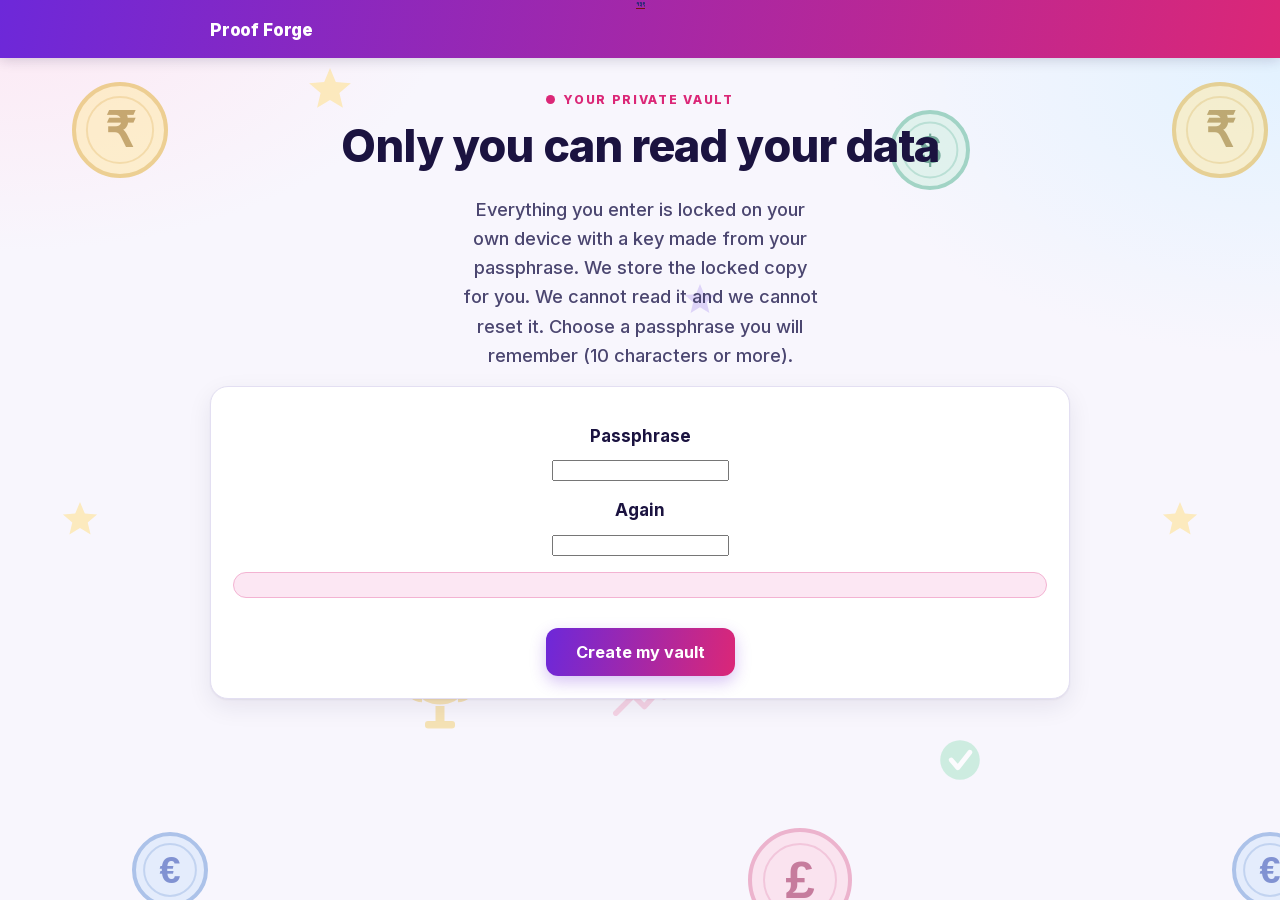
<file: index.html>
<!doctype html>
<html lang="en"><head><meta charset="utf-8"><meta name="viewport" content="width=device-width, initial-scale=1">
<title>Proof Forge: Step 1, Your ₹1 cycle</title><meta name="robots" content="noindex">
<link rel="stylesheet" href="style.css"></head>
<body><div class="mark139" lang="hi" aria-hidden="true"><span>१३९</span></div><div id="app"></div>
<script src="js/engine.js"></script><script src="js/shapes.js"></script><script src="js/content.js"></script><script src="js/game.js"></script><script src="js/mission.js"></script><script src="js/steps234.js"></script><script src="js/missions234.js"></script><script src="js/steps5to8.js"></script><script src="js/steps9to12.js"></script><script src="js/rebate.js"></script><script src="js/config.js"></script><script src="js/wcrypto.js"></script><script src="js/vault.js"></script><script src="js/mail.js"></script><script src="js/stories.js"></script><script src="js/life.js"></script><script src="js/integrity.js"></script><script src="js/boot.js"></script>
</body></html>
</file>
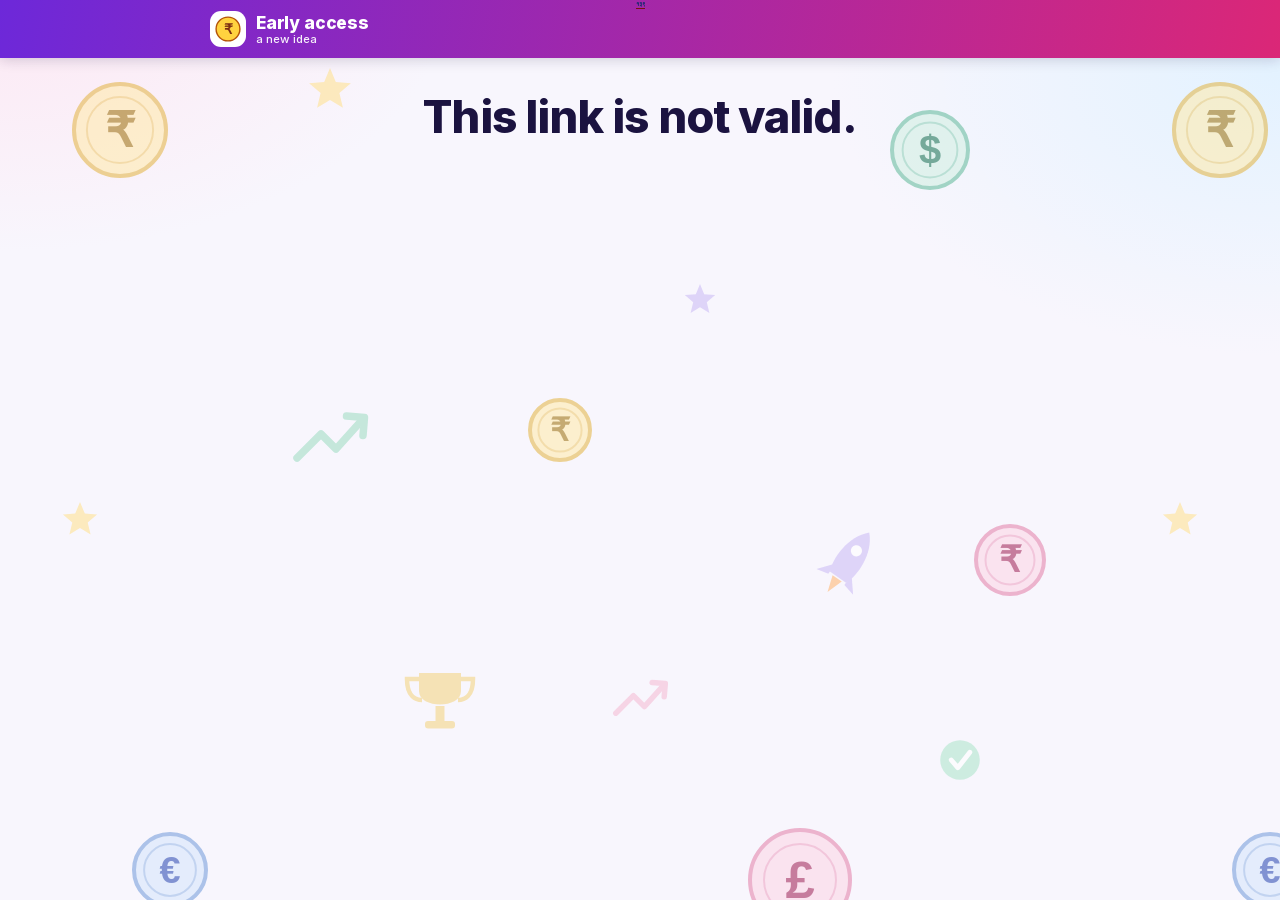
<file: go.html>
<!doctype html>
<html lang="en"><head><meta charset="utf-8"><meta name="viewport" content="width=device-width, initial-scale=1"><meta name="robots" content="noindex"><title>Early access</title><link rel="stylesheet" href="style.css"></head>
<body><div class="mark139" lang="hi" aria-hidden="true"><span>१३९</span></div><header class="top"><div class="wrap in"><span class="brand"><span class="mark"><svg viewBox="-20 -20 40 40" width="28" height="28" aria-hidden="true"><circle r="17" fill="#FFD23F" stroke="#B45309" stroke-width="2"/><text y="7" text-anchor="middle" font-family="Arial,sans-serif" font-weight="800" font-size="20" fill="#7C2D12">&#8377;</text></svg></span><span>Early access<small id="sub"></small></span></span></div></header>
<main class="wrap main" id="w"></main>
<script src="js/engine.js"></script><script src="js/config.js"></script><script src="js/wcrypto.js"></script><script src="js/go.js"></script>
</body></html>
</file>
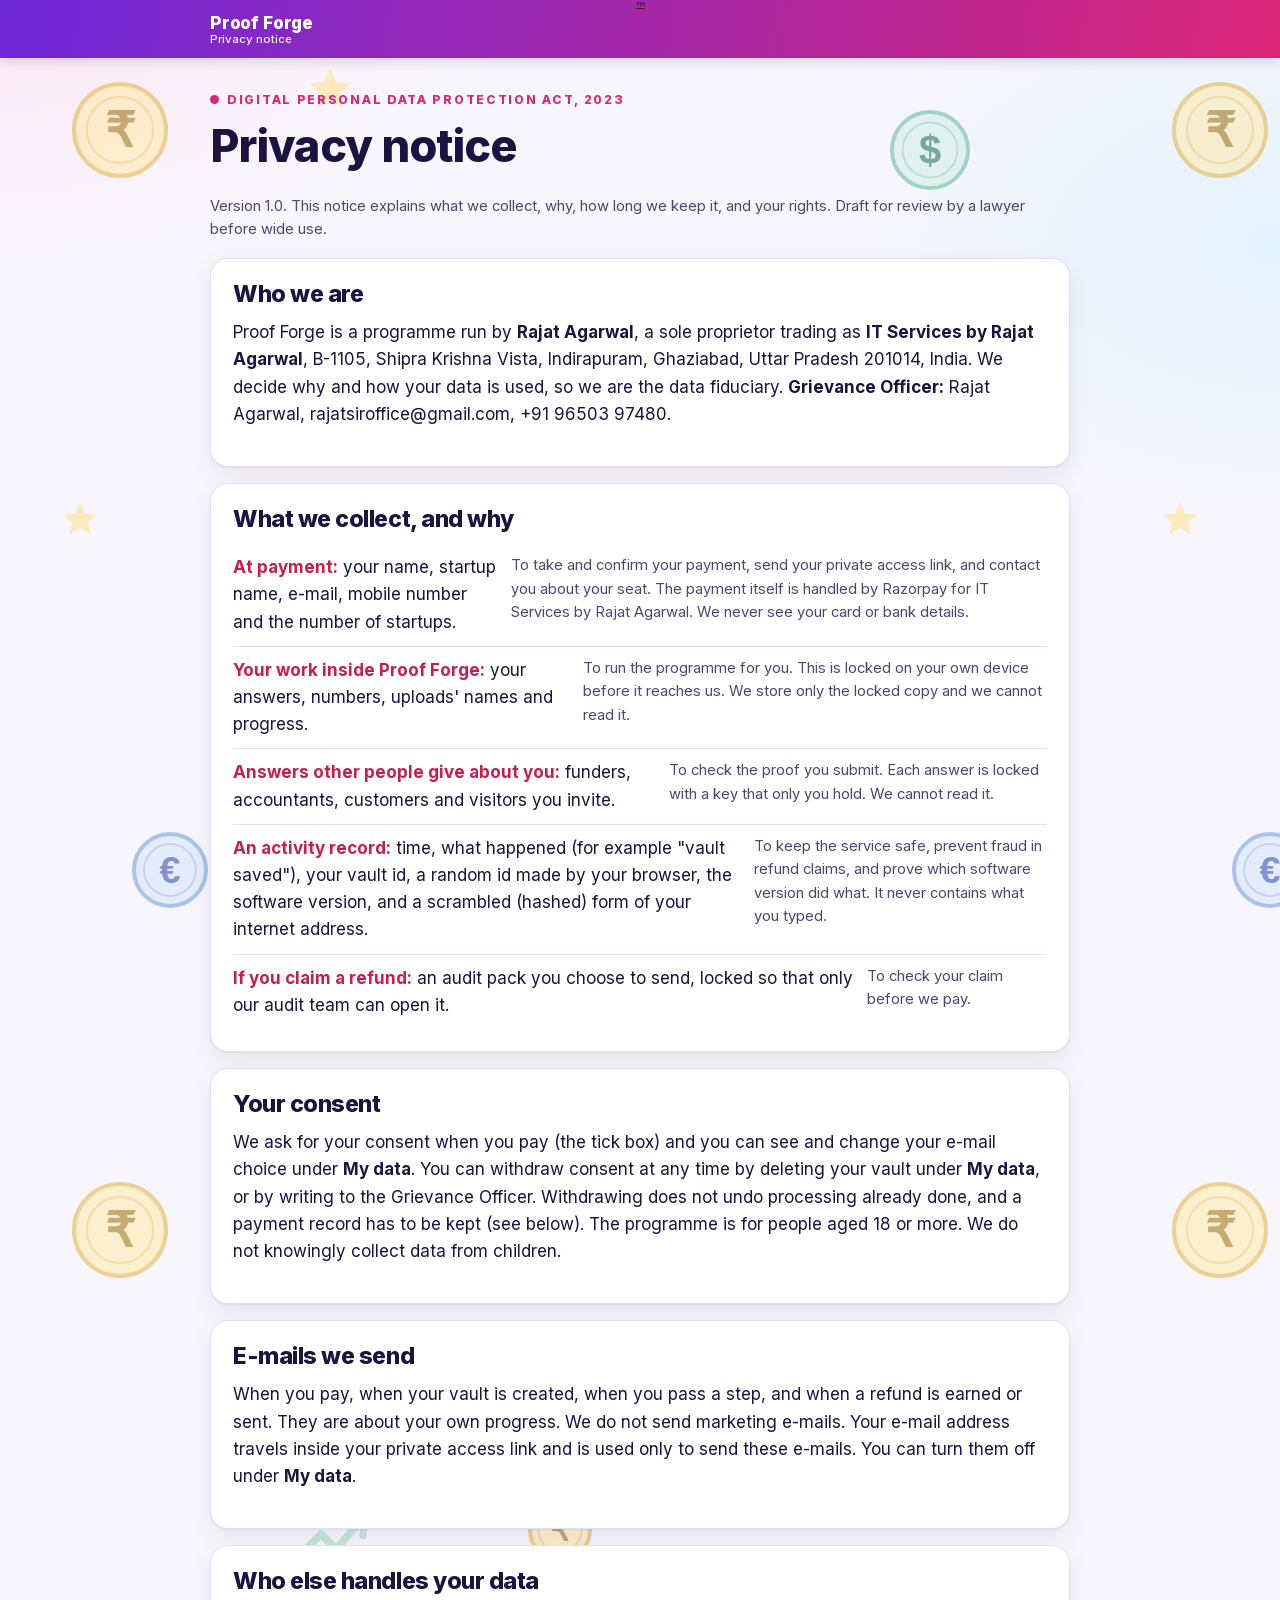
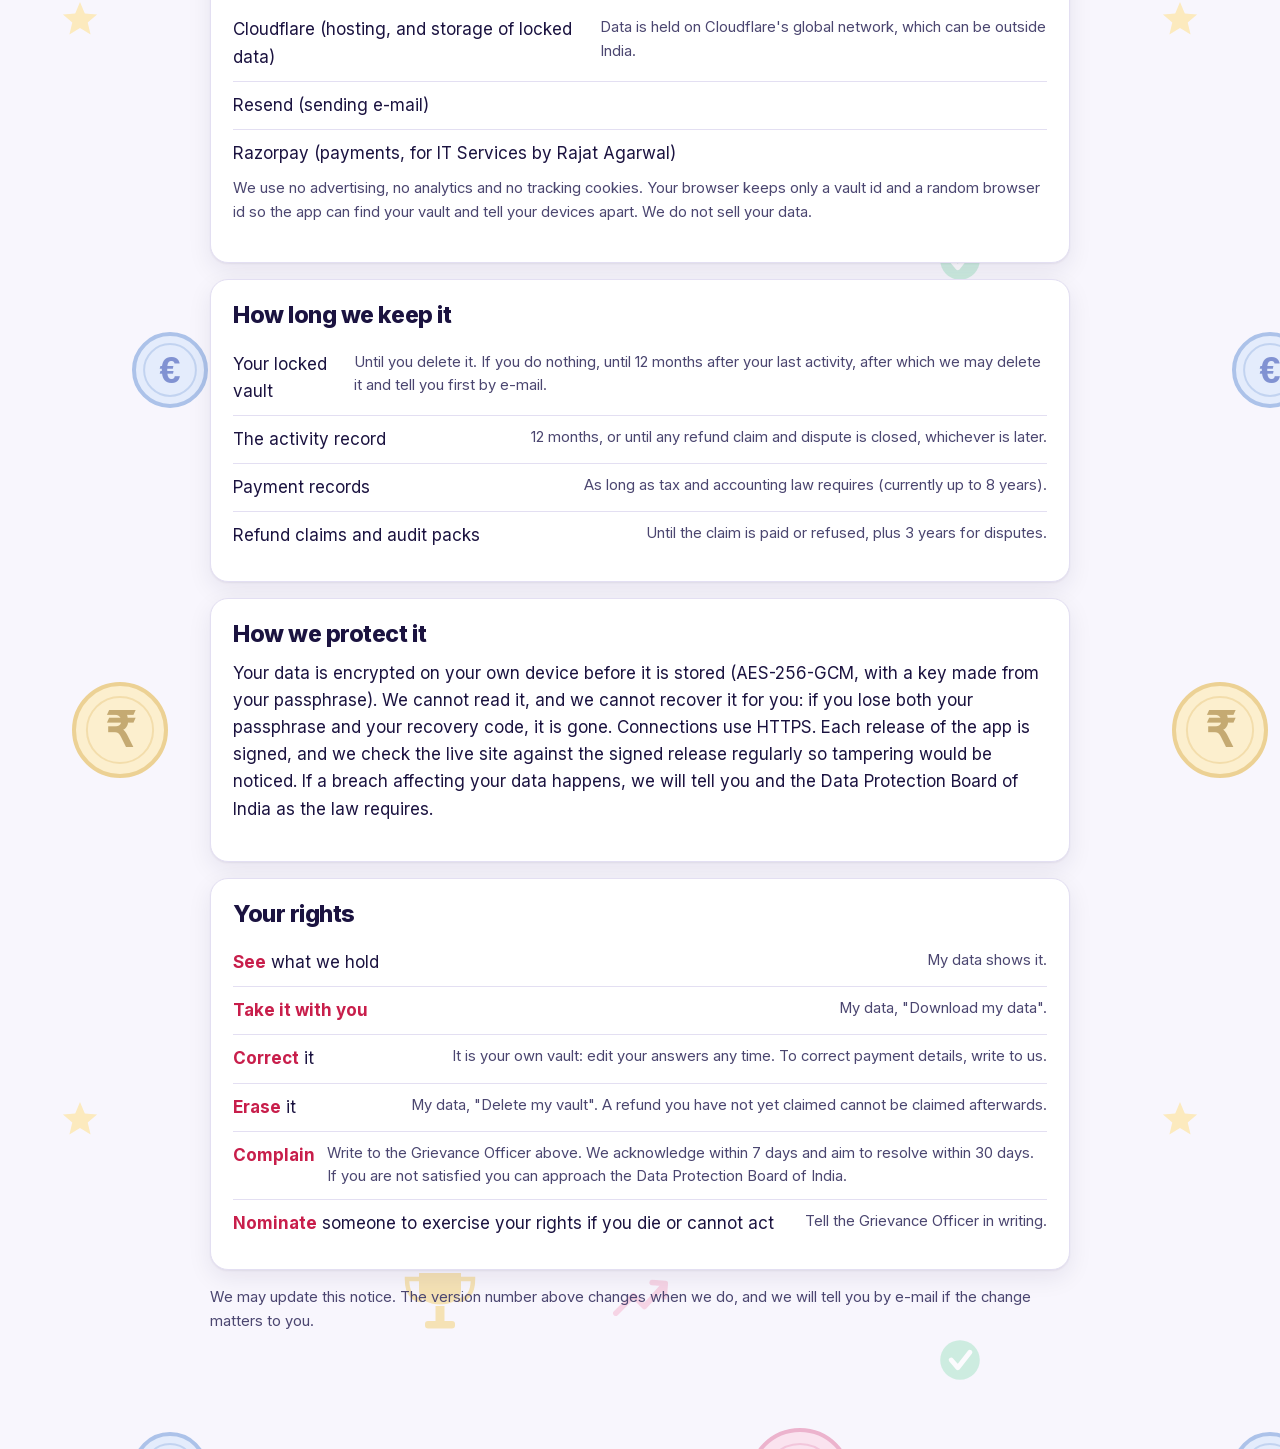
<file: privacy.html>
<!doctype html>
<html lang="en"><head><meta charset="utf-8"><meta name="viewport" content="width=device-width, initial-scale=1"><meta name="robots" content="noindex"><title>Privacy notice | Proof Forge</title><link rel="stylesheet" href="style.css"></head>
<body><div class="mark139" lang="hi" aria-hidden="true"><span>१३९</span></div><header class="top"><div class="wrap in"><span class="brand"><span>Proof Forge<small>Privacy notice</small></span></span></div></header>
<main class="wrap main"><section>
<p class="eyebrow">Digital Personal Data Protection Act, 2023</p>
<h1>Privacy notice</h1>
<p class="small">Version 1.0. This notice explains what we collect, why, how long we keep it, and your rights. Draft for review by a lawyer before wide use.</p>

<div class="card"><h2>Who we are</h2><p>Proof Forge is a programme run by <b>Rajat Agarwal</b>, a sole proprietor trading as <b>IT Services by Rajat Agarwal</b>, B-1105, Shipra Krishna Vista, Indirapuram, Ghaziabad, Uttar Pradesh 201014, India. We decide why and how your data is used, so we are the data fiduciary. <b>Grievance Officer:</b> Rajat Agarwal, rajatsiroffice@gmail.com, +91 96503 97480.</p></div>

<div class="card"><h2>What we collect, and why</h2>
<ul class="ded">
<li><span><b>At payment:</b> your name, startup name, e-mail, mobile number and the number of startups.</span><span class="small">To take and confirm your payment, send your private access link, and contact you about your seat. The payment itself is handled by Razorpay for IT Services by Rajat Agarwal. We never see your card or bank details.</span></li>
<li><span><b>Your work inside Proof Forge:</b> your answers, numbers, uploads' names and progress.</span><span class="small">To run the programme for you. This is locked on your own device before it reaches us. We store only the locked copy and we cannot read it.</span></li>
<li><span><b>Answers other people give about you:</b> funders, accountants, customers and visitors you invite.</span><span class="small">To check the proof you submit. Each answer is locked with a key that only you hold. We cannot read it.</span></li>
<li><span><b>An activity record:</b> time, what happened (for example "vault saved"), your vault id, a random id made by your browser, the software version, and a scrambled (hashed) form of your internet address.</span><span class="small">To keep the service safe, prevent fraud in refund claims, and prove which software version did what. It never contains what you typed.</span></li>
<li><span><b>If you claim a refund:</b> an audit pack you choose to send, locked so that only our audit team can open it.</span><span class="small">To check your claim before we pay.</span></li>
</ul></div>

<div class="card"><h2>Your consent</h2><p>We ask for your consent when you pay (the tick box) and you can see and change your e-mail choice under <b>My data</b>. You can withdraw consent at any time by deleting your vault under <b>My data</b>, or by writing to the Grievance Officer. Withdrawing does not undo processing already done, and a payment record has to be kept (see below). The programme is for people aged 18 or more. We do not knowingly collect data from children.</p></div>

<div class="card"><h2>E-mails we send</h2><p>When you pay, when your vault is created, when you pass a step, and when a refund is earned or sent. They are about your own progress. We do not send marketing e-mails. Your e-mail address travels inside your private access link and is used only to send these e-mails. You can turn them off under <b>My data</b>.</p></div>

<div class="card"><h2>Who else handles your data</h2>
<ul class="ded"><li><span>Cloudflare (hosting, and storage of locked data)</span><span class="small">Data is held on Cloudflare's global network, which can be outside India.</span></li><li><span>Resend (sending e-mail)</span></li><li><span>Razorpay (payments, for IT Services by Rajat Agarwal)</span></li></ul>
<p class="small">We use no advertising, no analytics and no tracking cookies. Your browser keeps only a vault id and a random browser id so the app can find your vault and tell your devices apart. We do not sell your data.</p></div>

<div class="card"><h2>How long we keep it</h2>
<ul class="ded"><li><span>Your locked vault</span><span class="small">Until you delete it. If you do nothing, until 12 months after your last activity, after which we may delete it and tell you first by e-mail.</span></li><li><span>The activity record</span><span class="small">12 months, or until any refund claim and dispute is closed, whichever is later.</span></li><li><span>Payment records</span><span class="small">As long as tax and accounting law requires (currently up to 8 years).</span></li><li><span>Refund claims and audit packs</span><span class="small">Until the claim is paid or refused, plus 3 years for disputes.</span></li></ul></div>

<div class="card"><h2>How we protect it</h2><p>Your data is encrypted on your own device before it is stored (AES-256-GCM, with a key made from your passphrase). We cannot read it, and we cannot recover it for you: if you lose both your passphrase and your recovery code, it is gone. Connections use HTTPS. Each release of the app is signed, and we check the live site against the signed release regularly so tampering would be noticed. If a breach affecting your data happens, we will tell you and the Data Protection Board of India as the law requires.</p></div>

<div class="card"><h2>Your rights</h2>
<ul class="ded"><li><span><b>See</b> what we hold</span><span class="small">My data shows it.</span></li><li><span><b>Take it with you</b></span><span class="small">My data, "Download my data".</span></li><li><span><b>Correct</b> it</span><span class="small">It is your own vault: edit your answers any time. To correct payment details, write to us.</span></li><li><span><b>Erase</b> it</span><span class="small">My data, "Delete my vault". A refund you have not yet claimed cannot be claimed afterwards.</span></li><li><span><b>Complain</b></span><span class="small">Write to the Grievance Officer above. We acknowledge within 7 days and aim to resolve within 30 days. If you are not satisfied you can approach the Data Protection Board of India.</span></li><li><span><b>Nominate</b> someone to exercise your rights if you die or cannot act</span><span class="small">Tell the Grievance Officer in writing.</span></li></ul></div>

<p class="small">We may update this notice. The version number above changes when we do, and we will tell you by e-mail if the change matters to you.</p>
</section></main></body></html>
</file>
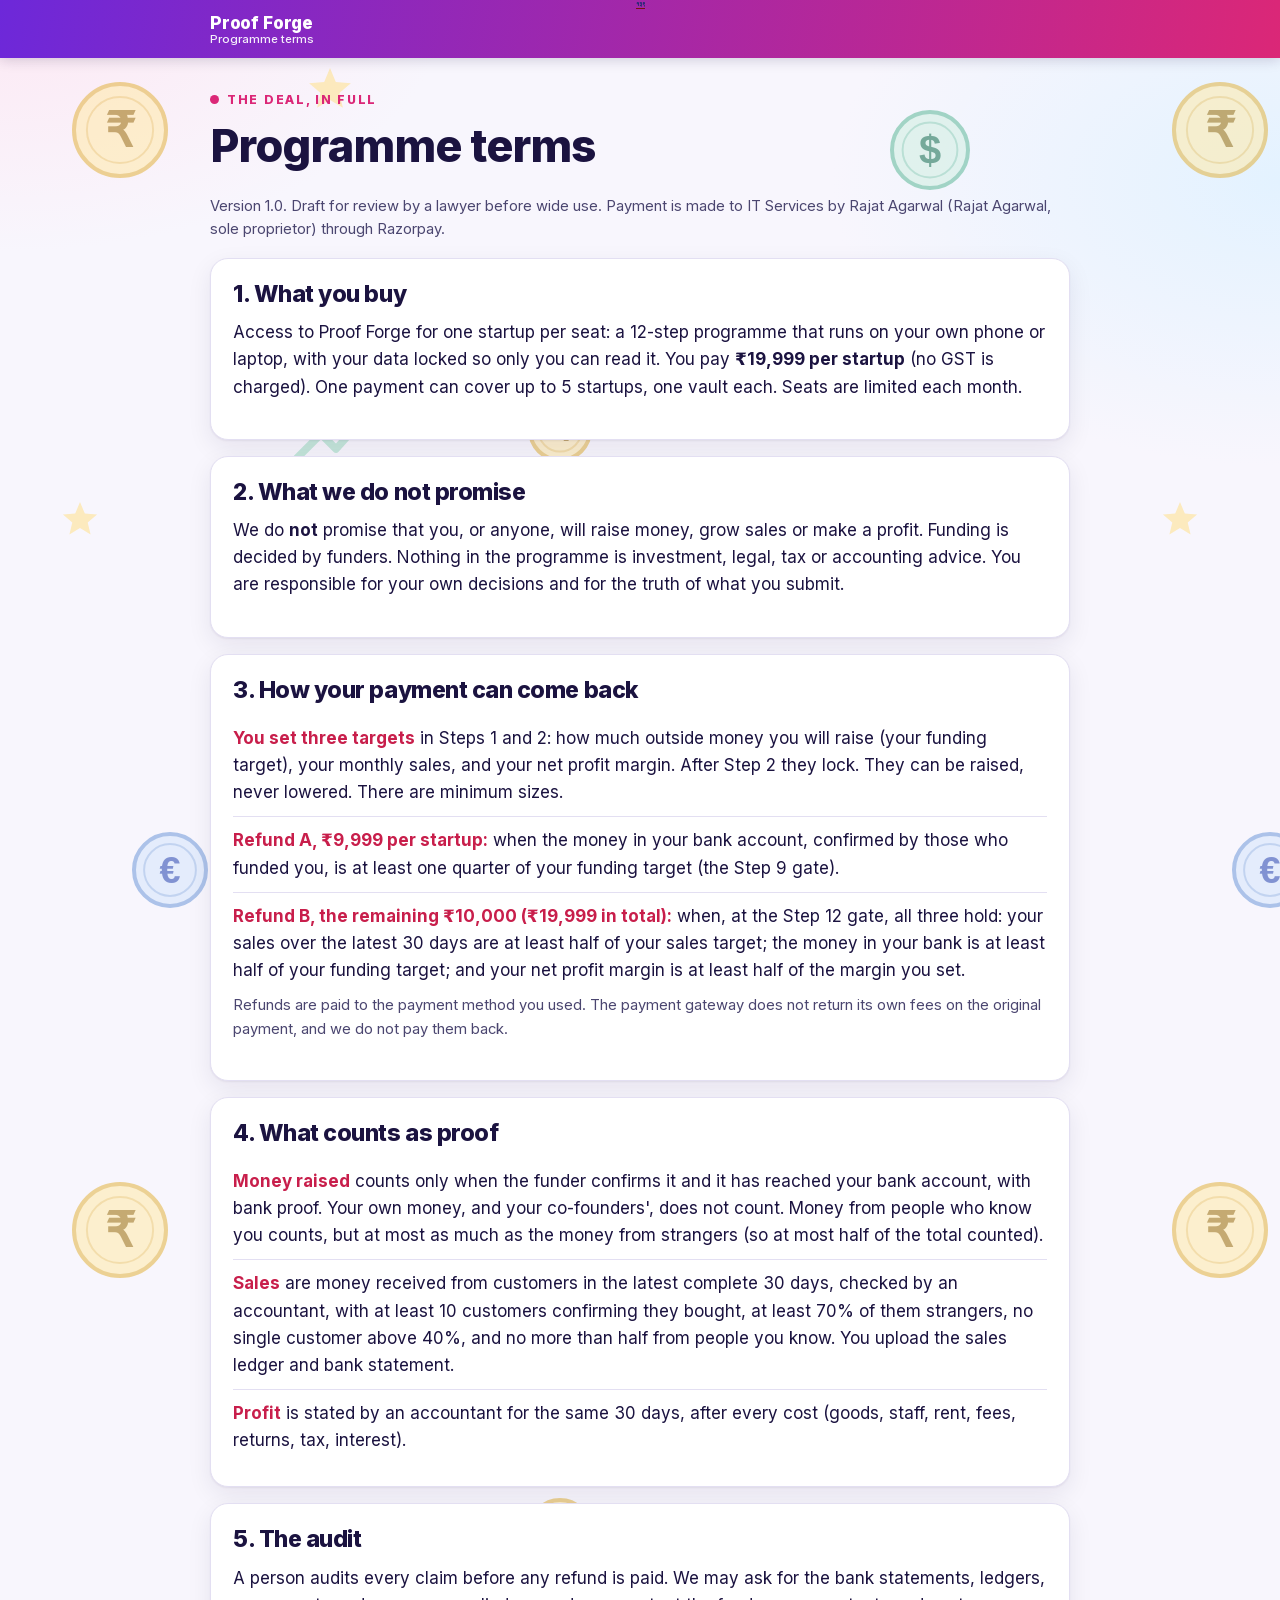
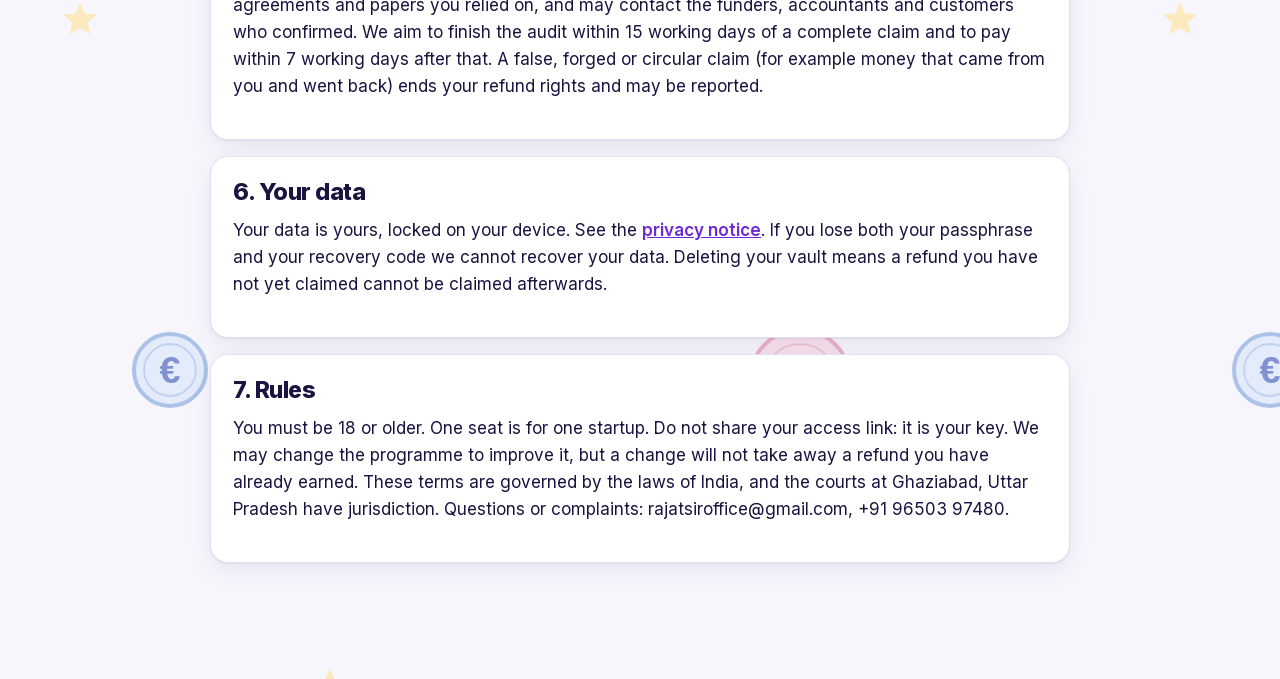
<file: terms.html>
<!doctype html>
<html lang="en"><head><meta charset="utf-8"><meta name="viewport" content="width=device-width, initial-scale=1"><meta name="robots" content="noindex"><title>Programme terms | Proof Forge</title><link rel="stylesheet" href="style.css"></head>
<body><div class="mark139" lang="hi" aria-hidden="true"><span>१३९</span></div><header class="top"><div class="wrap in"><span class="brand"><span>Proof Forge<small>Programme terms</small></span></span></div></header>
<main class="wrap main"><section>
<p class="eyebrow">The deal, in full</p>
<h1>Programme terms</h1>
<p class="small">Version 1.0. Draft for review by a lawyer before wide use. Payment is made to IT Services by Rajat Agarwal (Rajat Agarwal, sole proprietor) through Razorpay.</p>

<div class="card"><h2>1. What you buy</h2><p>Access to Proof Forge for one startup per seat: a 12-step programme that runs on your own phone or laptop, with your data locked so only you can read it. You pay <b>₹19,999 per startup</b> (no GST is charged). One payment can cover up to 5 startups, one vault each. Seats are limited each month.</p></div>

<div class="card"><h2>2. What we do not promise</h2><p>We do <b>not</b> promise that you, or anyone, will raise money, grow sales or make a profit. Funding is decided by funders. Nothing in the programme is investment, legal, tax or accounting advice. You are responsible for your own decisions and for the truth of what you submit.</p></div>

<div class="card"><h2>3. How your payment can come back</h2>
<ul class="ded"><li><span><b>You set three targets</b> in Steps 1 and 2: how much outside money you will raise (your funding target), your monthly sales, and your net profit margin. After Step 2 they lock. They can be raised, never lowered. There are minimum sizes.</span></li>
<li><span><b>Refund A, ₹9,999 per startup:</b> when the money in your bank account, confirmed by those who funded you, is at least one quarter of your funding target (the Step 9 gate).</span></li>
<li><span><b>Refund B, the remaining ₹10,000 (₹19,999 in total):</b> when, at the Step 12 gate, all three hold: your sales over the latest 30 days are at least half of your sales target; the money in your bank is at least half of your funding target; and your net profit margin is at least half of the margin you set.</span></li></ul>
<p class="small">Refunds are paid to the payment method you used. The payment gateway does not return its own fees on the original payment, and we do not pay them back.</p></div>

<div class="card"><h2>4. What counts as proof</h2>
<ul class="ded"><li><span><b>Money raised</b> counts only when the funder confirms it and it has reached your bank account, with bank proof. Your own money, and your co-founders', does not count. Money from people who know you counts, but at most as much as the money from strangers (so at most half of the total counted).</span></li>
<li><span><b>Sales</b> are money received from customers in the latest complete 30 days, checked by an accountant, with at least 10 customers confirming they bought, at least 70% of them strangers, no single customer above 40%, and no more than half from people you know. You upload the sales ledger and bank statement.</span></li>
<li><span><b>Profit</b> is stated by an accountant for the same 30 days, after every cost (goods, staff, rent, fees, returns, tax, interest).</span></li></ul></div>

<div class="card"><h2>5. The audit</h2><p>A person audits every claim before any refund is paid. We may ask for the bank statements, ledgers, agreements and papers you relied on, and may contact the funders, accountants and customers who confirmed. We aim to finish the audit within 15 working days of a complete claim and to pay within 7 working days after that. A false, forged or circular claim (for example money that came from you and went back) ends your refund rights and may be reported.</p></div>

<div class="card"><h2>6. Your data</h2><p>Your data is yours, locked on your device. See the <a href="privacy.html">privacy notice</a>. If you lose both your passphrase and your recovery code we cannot recover your data. Deleting your vault means a refund you have not yet claimed cannot be claimed afterwards.</p></div>

<div class="card"><h2>7. Rules</h2><p>You must be 18 or older. One seat is for one startup. Do not share your access link: it is your key. We may change the programme to improve it, but a change will not take away a refund you have already earned. These terms are governed by the laws of India, and the courts at Ghaziabad, Uttar Pradesh have jurisdiction. Questions or complaints: rajatsiroffice@gmail.com, +91 96503 97480.</p></div>
</section></main></body></html>
</file>
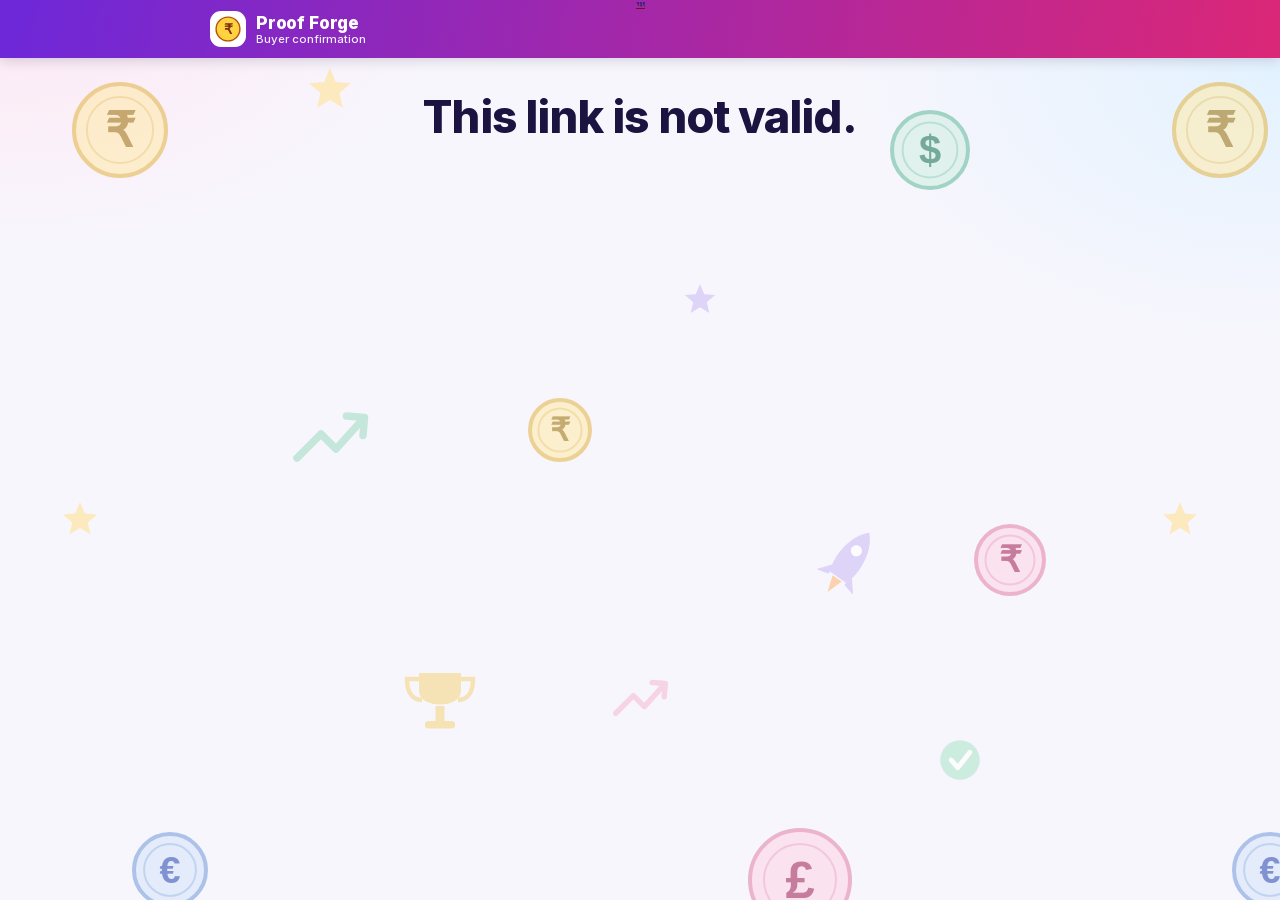
<file: witness.html>
<!doctype html>
<html lang="en"><head><meta charset="utf-8"><meta name="viewport" content="width=device-width, initial-scale=1"><meta name="robots" content="noindex"><title>Confirm a purchase</title><link rel="stylesheet" href="style.css"></head>
<body><div class="mark139" lang="hi" aria-hidden="true"><span>१३९</span></div><header class="top"><div class="wrap in"><span class="brand"><span class="mark"><svg viewBox="-20 -20 40 40" width="28" height="28" aria-hidden="true"><circle r="17" fill="#FFD23F" stroke="#B45309" stroke-width="2"/><text y="7" text-anchor="middle" font-family="Arial,sans-serif" font-weight="800" font-size="20" fill="#7C2D12">₹</text></svg></span><span>Proof Forge<small>Buyer confirmation</small></span></span></div></header>
<main class="wrap main" id="w"></main>
<script src="js/engine.js"></script><script src="js/config.js"></script><script src="js/wcrypto.js"></script><script src="js/witness.js"></script>
</body></html>
</file>
<file: style.css>
@font-face{font-family:"Inter";src:url(assets/inter-latin.woff2) format("woff2");font-weight:100 900;font-display:swap}
:root{--ink:#1B1340;--ink2:#4B4670;--ink3:#7A7699;--line:#E3DFF2;--card:#FFFFFF;
--good:#0B8F5E;--bad:#C81E4B;--warn:#B45309;--p-green:#DDF7EC;--p-red:#FDE4EA;--p-amber:#FEF0D0;
--a1:#DB2777;--a2:#6D28D9;--ap:#FCE7F3;--aline:#F3B3D2;
--shadow:0 1px 2px rgba(27,19,64,.06),0 8px 24px rgba(27,19,64,.08)}
#app[data-theme=a]{--a1:#DB2777;--a2:#6D28D9;--ap:#FCE7F3;--aline:#F3B3D2}
#app[data-theme=b]{--a1:#0E7490;--a2:#1D4ED8;--ap:#D8F3FA;--aline:#9ADCEB}
#app[data-theme=m]{--a1:#C026D3;--a2:#6D28D9;--ap:#F1E5FD;--aline:#D2B6F5}
*{box-sizing:border-box}html{scroll-behavior:smooth}
body{margin:0;font:17px/1.6 Inter,system-ui,-apple-system,Segoe UI,Arial,sans-serif;color:var(--ink);-webkit-text-size-adjust:100%;min-height:100vh;
background:
 url("data:image/svg+xml,%3Csvg xmlns=%22http://www.w3.org/2000/svg%22 width=%221100%22 height=%221100%22 viewBox=%220 0 1100 1100%22 opacity=%220.55%22%3E%3Cg transform=%22translate%28120 130%29%22%3E%3Ccircle r=%2246%22 fill=%22%23FFE9A8%22 stroke=%22%23E2B33D%22 stroke-width=%224%22/%3E%3Ccircle r=%2233.1%22 fill=%22none%22 stroke=%22%23E2B33D%22 stroke-width=%222%22 opacity=%22.6%22/%3E%3Ctext y=%2216.6%22 text-anchor=%22middle%22 font-family=%22Arial,Helvetica,sans-serif%22 font-weight=%22800%22 font-size=%2248.3%22 fill=%22%239A6B00%22%3E%E2%82%B9%3C/text%3E%3C/g%3E%3Cg transform=%22translate%28930 150%29%22%3E%3Ccircle r=%2238%22 fill=%22%23CFEFE0%22 stroke=%22%235CB896%22 stroke-width=%224%22/%3E%3Ccircle r=%2227.4%22 fill=%22none%22 stroke=%22%235CB896%22 stroke-width=%222%22 opacity=%22.6%22/%3E%3Ctext y=%2213.7%22 text-anchor=%22middle%22 font-family=%22Arial,Helvetica,sans-serif%22 font-weight=%22800%22 font-size=%2239.9%22 fill=%22%230B6B49%22%3E%24%3C/text%3E%3C/g%3E%3Cg transform=%22translate%28800 880%29%22%3E%3Ccircle r=%2250%22 fill=%22%23FBD3E4%22 stroke=%22%23E27BA6%22 stroke-width=%224%22/%3E%3Ccircle r=%2236.0%22 fill=%22none%22 stroke=%22%23E27BA6%22 stroke-width=%222%22 opacity=%22.6%22/%3E%3Ctext y=%2218.0%22 text-anchor=%22middle%22 font-family=%22Arial,Helvetica,sans-serif%22 font-weight=%22800%22 font-size=%2252.5%22 fill=%22%239D174D%22%3E%C2%A3%3C/text%3E%3C/g%3E%3Cg transform=%22translate%28170 870%29%22%3E%3Ccircle r=%2236%22 fill=%22%23D3E4FB%22 stroke=%22%236C97D9%22 stroke-width=%224%22/%3E%3Ccircle r=%2225.9%22 fill=%22none%22 stroke=%22%236C97D9%22 stroke-width=%222%22 opacity=%22.6%22/%3E%3Ctext y=%2213.0%22 text-anchor=%22middle%22 font-family=%22Arial,Helvetica,sans-serif%22 font-weight=%22800%22 font-size=%2237.8%22 fill=%22%231E40AF%22%3E%E2%82%AC%3C/text%3E%3C/g%3E%3Cg transform=%22translate%28560 430%29%22%3E%3Ccircle r=%2230%22 fill=%22%23FFE9A8%22 stroke=%22%23E2B33D%22 stroke-width=%224%22/%3E%3Ccircle r=%2221.6%22 fill=%22none%22 stroke=%22%23E2B33D%22 stroke-width=%222%22 opacity=%22.6%22/%3E%3Ctext y=%2210.8%22 text-anchor=%22middle%22 font-family=%22Arial,Helvetica,sans-serif%22 font-weight=%22800%22 font-size=%2231.5%22 fill=%22%239A6B00%22%3E%E2%82%B9%3C/text%3E%3C/g%3E%3Cg transform=%22translate%281010 560%29%22%3E%3Ccircle r=%2234%22 fill=%22%23FBD3E4%22 stroke=%22%23E27BA6%22 stroke-width=%224%22/%3E%3Ccircle r=%2224.5%22 fill=%22none%22 stroke=%22%23E27BA6%22 stroke-width=%222%22 opacity=%22.6%22/%3E%3Ctext y=%2212.2%22 text-anchor=%22middle%22 font-family=%22Arial,Helvetica,sans-serif%22 font-weight=%22800%22 font-size=%2235.7%22 fill=%22%239D174D%22%3E%E2%82%B9%3C/text%3E%3C/g%3E%3Cpolygon points=%22330.0,68.0 335.8,82.0 350.9,83.2 339.4,93.1 342.9,107.8 330.0,99.9 317.1,107.8 320.6,93.1 309.1,83.2 324.2,82.0%22 fill=%22%23FFE08A%22 stroke-linejoin=%22round%22/%3E%3Cpolygon points=%22700.0,284.0 704.2,294.2 715.2,295.1 706.8,302.2 709.4,312.9 700.0,307.2 690.6,312.9 693.2,302.2 684.8,295.1 695.8,294.2%22 fill=%22%23C9B8F5%22 stroke-linejoin=%22round%22/%3E%3Cpolygon points=%2280.0,502.0 84.8,513.4 97.1,514.4 87.7,522.5 90.6,534.6 80.0,528.1 69.4,534.6 72.3,522.5 62.9,514.4 75.2,513.4%22 fill=%22%23FFE08A%22 stroke-linejoin=%22round%22/%3E%3Cpolygon points=%22600.0,960.0 605.3,972.7 619.0,973.8 608.6,982.8 611.8,996.2 600.0,989.0 588.2,996.2 591.4,982.8 581.0,973.8 594.7,972.7%22 fill=%22%23BFE9F7%22 stroke-linejoin=%22round%22/%3E%3Cg transform=%22translate%28440 700%29 scale%281.5%29%22 fill=%22%23F3D27A%22%3E%3Cpath d=%22M-14,-18 H14 V-6 C14,6 -14,6 -14,-6 Z%22/%3E%3Crect x=%22-3%22 y=%224%22 width=%226%22 height=%2210%22/%3E%3Crect x=%22-10%22 y=%2214%22 width=%2220%22 height=%225%22 rx=%222%22/%3E%3Cpath d=%22M-14,-14 H-22 C-22,-2 -16,0 -12,0%22 fill=%22none%22 stroke=%22%23F3D27A%22 stroke-width=%223%22/%3E%3Cpath d=%22M14,-14 H22 C22,-2 16,0 12,0%22 fill=%22none%22 stroke=%22%23F3D27A%22 stroke-width=%223%22/%3E%3C/g%3E%3Cg transform=%22translate%28850 560%29 rotate%2835%29 scale%281.4%29%22%3E%3Cpath d=%22M0,-24 C11,-13 11,6 7,15 H-7 C-11,6 -11,-13 0,-24Z%22 fill=%22%23C9B8F5%22/%3E%3Ccircle cy=%22-8%22 r=%224%22 fill=%22%23fff%22/%3E%3Cpath d=%22M-7,8 L-16,19 L-7,17Z%22 fill=%22%23C9B8F5%22/%3E%3Cpath d=%22M7,8 L16,19 L7,17Z%22 fill=%22%23C9B8F5%22/%3E%3Cpath d=%22M-4,16 L0,28 L4,16Z%22 fill=%22%23FFB36B%22/%3E%3C/g%3E%3Cg transform=%22translate%28330 440%29 scale%281.5%29%22 fill=%22none%22 stroke=%22%239ADBC0%22 stroke-width=%225%22 stroke-linecap=%22round%22 stroke-linejoin=%22round%22%3E%3Cpolyline points=%22-22,12 -6,-4 4,6 22,-14%22/%3E%3Cpolyline points=%2211,-16 23,-15 22,-3%22/%3E%3C/g%3E%3Cg transform=%22translate%28960 760%29 scale%281.1%29%22%3E%3Ccircle r=%2218%22 fill=%22%23A9E3C8%22/%3E%3Cpath d=%22M-8,0 L-2,7 L9,-7%22 fill=%22none%22 stroke=%22%23fff%22 stroke-width=%224.5%22 stroke-linecap=%22round%22 stroke-linejoin=%22round%22/%3E%3C/g%3E%3Cg transform=%22translate%28640 700%29 scale%281.1%29%22 fill=%22none%22 stroke=%22%23F5B8D2%22 stroke-width=%225%22 stroke-linecap=%22round%22 stroke-linejoin=%22round%22%3E%3Cpolyline points=%22-22,12 -6,-4 4,6 22,-14%22/%3E%3Cpolyline points=%2211,-16 23,-15 22,-3%22/%3E%3C/g%3E%3Cg transform=%22translate%28300 1010%29 scale%281.0%29%22%3E%3Ccircle r=%2218%22 fill=%22%23BFD6F7%22/%3E%3Cpath d=%22M-8,0 L-2,7 L9,-7%22 fill=%22none%22 stroke=%22%23fff%22 stroke-width=%224.5%22 stroke-linecap=%22round%22 stroke-linejoin=%22round%22/%3E%3C/g%3E%3C/svg%3E") 0 0/1100px 1100px repeat,
 radial-gradient(50vw 40vh at 0% 0%,#FDE8F3 0,transparent 70%),
 radial-gradient(50vw 45vh at 100% 8%,#E3F2FF 0,transparent 70%),
 #F8F6FD}
h1,h2,h3{font-family:Inter,system-ui,sans-serif;font-weight:800;line-height:1.15;margin:0 0 .5em;letter-spacing:-.02em}
h1{font-size:clamp(1.9rem,4.4vw,2.8rem)}h2{font-size:1.45rem;margin-top:1.5em}h3{font-size:1.12rem;letter-spacing:-.01em}
p{margin:0 0 1rem}a{color:var(--a2);font-weight:600}
.wrap{width:min(860px,100% - 28px);margin-inline:auto}
:focus-visible{outline:3px solid var(--a2);outline-offset:3px;border-radius:10px}
/* header */
.top{position:sticky;top:0;z-index:20;background:linear-gradient(100deg,var(--a2),var(--a1));color:#fff;box-shadow:0 2px 12px rgba(27,19,64,.18)}
.top .in{display:flex;align-items:center;justify-content:space-between;gap:12px;min-height:58px}
.brand{display:flex;align-items:center;gap:10px;text-decoration:none;color:#fff;font:800 1.08rem/1.1 Inter,sans-serif;letter-spacing:-.01em}.brand small{display:block;font:500 .72rem Inter,sans-serif;opacity:.92;letter-spacing:0}
.mark{display:grid;place-items:center;width:36px;height:36px;border-radius:11px;background:#fff}
.dots{display:flex;gap:7px}.dot{width:10px;height:10px;border-radius:50%;background:rgba(255,255,255,.35)}.dot.done{background:#fff}.dot.now{background:#fff;box-shadow:0 0 0 3px rgba(255,255,255,.4)}
.meta{display:flex;align-items:center;gap:10px}
.mini{background:rgba(255,255,255,.16);border:1px solid rgba(255,255,255,.55);color:#fff;border-radius:999px;padding:5px 14px;font:600 .8rem Inter,sans-serif;cursor:pointer}
.mini:hover{background:rgba(255,255,255,.26)}
.main{padding:34px 0 100px}
.eyebrow{display:flex;align-items:center;gap:8px;color:var(--a1);font:800 .76rem Inter,sans-serif;letter-spacing:.14em;text-transform:uppercase;margin:0 0 14px}
.eyebrow::before{content:"";width:9px;height:9px;border-radius:50%;background:var(--a1);flex:none}
.center .eyebrow{justify-content:center}
.lead{font-size:1.14rem;color:var(--ink2);font-weight:500;max-width:60ch}.lead2{font-size:1.06rem}.small{font-size:.92rem;color:var(--ink2)}
.note{background:var(--ap);border:1px solid var(--aline);border-radius:14px;padding:12px 16px;margin-top:14px;font-weight:500}
.center{text-align:center}.center .lead,.center h1{max-width:30ch;margin-inline:auto}
.card{background:var(--card);border:1px solid var(--line);border-radius:18px;padding:22px;margin:16px 0;box-shadow:var(--shadow)}
.card h2:first-child,.card h3:first-child{margin-top:0}
.btn{display:inline-flex;justify-content:center;align-items:center;background:linear-gradient(100deg,var(--a2),var(--a1));color:#fff;font:700 1.02rem Inter,sans-serif;border:0;border-radius:12px;padding:14px 30px;cursor:pointer;margin-top:14px;text-decoration:none;box-shadow:0 6px 16px rgba(109,40,217,.28);transition:transform .12s,box-shadow .12s,filter .12s}
.btn:hover{transform:translateY(-2px);box-shadow:0 10px 22px rgba(109,40,217,.34);filter:brightness(1.05)}.btn:active{transform:translateY(0)}
.btn:disabled{opacity:.45;cursor:not-allowed;box-shadow:none;transform:none;filter:none}.btn.small{padding:8px 18px;font-size:.92rem;margin:0}
/* intro */
.hero2 h1{font-size:clamp(2.4rem,6vw,3.8rem);letter-spacing:-.03em}
.form label{display:block;font-weight:700;margin:14px 0 6px}
.form input[type=text],.form input:not([type]){width:100%;font:inherit;padding:13px 16px;border:1.5px solid var(--line);border-radius:12px;background:#fff}
.form input:focus{border-color:var(--a2);box-shadow:0 0 0 4px var(--ap);outline:none}
.chk{display:flex;gap:10px;align-items:flex-start;font-weight:500!important;margin:14px 0!important;line-height:1.45}.chk input{margin-top:4px;width:20px;height:20px;flex:none;accent-color:var(--a2)}.chk.inline{margin:8px 0!important;font-size:.9rem}
.how{list-style:none;padding:0;display:grid;grid-template-columns:1fr 1fr;gap:12px;margin:20px 0}
.how li{background:#fff;border:1px solid var(--line);border-radius:14px;padding:12px 14px;font-size:.95rem;font-weight:500;box-shadow:var(--shadow)}
.demo a{font-weight:600}
/* daydream */
.big{font:800 4.2rem/1 Inter,sans-serif;color:var(--a1);margin:6px 0;letter-spacing:-.03em}
input[type=range]{width:100%;accent-color:var(--a1);height:34px}.ends{display:flex;justify-content:space-between;font-size:.85rem;color:var(--ink2);font-weight:600}
/* flavour */
.fgrp{margin:20px 0}.fgrp h3{font:800 .76rem Inter,sans-serif;letter-spacing:.12em;text-transform:uppercase;color:var(--ink3)}
.chips{display:flex;flex-wrap:wrap;gap:8px}
.chip{font:600 .94rem Inter,sans-serif;background:#fff;border:1.5px solid var(--line);border-radius:999px;padding:9px 18px;cursor:pointer;color:var(--ink);text-decoration:none;display:inline-block;transition:border-color .1s,background .1s}
.chip:hover{border-color:var(--a1);background:var(--ap)}.chip.on{background:var(--ink);border-color:var(--ink);color:#fff}
.chip.warn.on,.chip.guess.on{background:var(--bad);border-color:var(--bad)}.chip.asked.on{background:#B7791F;border-color:#B7791F}.chip.tested.on{background:var(--good);border-color:var(--good)}.chip.paid.on{background:#0F766E;border-color:#0F766E}
/* questions */
.qhead{display:flex;flex-direction:column;gap:8px;margin-bottom:20px;font-size:.85rem;font-weight:700;color:var(--ink3);letter-spacing:.02em}
.prog{height:8px;background:#E8E4F5;border-radius:99px;overflow:hidden}.prog i{display:block;height:100%;background:linear-gradient(90deg,var(--a2),var(--a1));border-radius:99px}
.qtext{font-size:clamp(1.5rem,3.3vw,2.1rem);margin-bottom:22px}
.opts{display:grid;gap:12px}.opts.two{grid-template-columns:1fr 1fr}.opts.three{grid-template-columns:repeat(3,1fr)}
.opt{font:600 1.04rem Inter,sans-serif;text-align:left;background:#fff;border:1.5px solid var(--line);border-radius:14px;padding:17px 20px;cursor:pointer;color:var(--ink);min-height:62px;box-shadow:0 1px 2px rgba(27,19,64,.05);transition:border-color .1s,background .1s,box-shadow .1s,transform .1s}
.opt:hover{border-color:var(--a1);background:var(--ap);box-shadow:0 6px 16px rgba(27,19,64,.10);transform:translateY(-1px)}
.opt:active{transform:translateY(0)}
.opt.on{background:var(--ink)!important;color:#fff;border-color:var(--ink)}
.opt small{display:block;color:var(--ink2);margin-top:4px;font-weight:600}
.opt.tf{text-align:center;font:800 1.7rem Inter,sans-serif;letter-spacing:.08em;padding:28px 10px}.opt.tf.t{color:var(--good);border-color:#9FD9C1}.opt.tf.f{color:var(--bad);border-color:#F0AABD}
.opt.tf.t:hover{background:var(--p-green);border-color:var(--good)}.opt.tf.f:hover{background:var(--p-red);border-color:var(--bad)}
.pair .opt{min-height:120px;display:flex;align-items:center;font-weight:700}
.tick{display:flex;gap:14px;align-items:center}.tick i{flex:none;width:26px;height:26px;border:2px solid #B9B3D6;border-radius:8px;display:grid;place-items:center;background:#fff}
.opt.tick.on{background:var(--ap)!important;color:var(--ink);border-color:var(--a1)}.tick.on i{background:var(--a1);border-color:var(--a1)}.tick.on i::after{content:"✓";font-weight:900;color:#fff;font-size:.95rem}
.opts.multi{margin-bottom:6px}
.why{margin-top:22px;color:var(--ink2);font-size:.93rem}.why summary{cursor:pointer;font-weight:700}
.rtime{height:10px;background:#E8E4F5;border-radius:99px;overflow:hidden;margin:6px 0 22px}.rtime i{display:block;height:100%;background:linear-gradient(90deg,#F59E0B,var(--bad))}
.band{text-align:center}.bandval{font:800 clamp(2.8rem,9vw,4.4rem)/1.05 Inter,sans-serif;color:var(--a1);margin:8px 0 14px;letter-spacing:-.03em}
.bandctl{display:flex;align-items:center;gap:12px}.mini2{width:48px;height:48px;border-radius:50%;border:1.5px solid var(--line);background:#fff;font:700 1.5rem Inter,sans-serif;cursor:pointer;flex:none;color:var(--a2)}.mini2:hover{background:var(--ap);border-color:var(--a1)}
/* matrix */
.mrow{background:#fff;border:1px solid var(--line);border-radius:16px;padding:14px 16px;margin-bottom:12px;box-shadow:var(--shadow)}
.mrow h3{margin:0 0 6px;font:800 1rem Inter,sans-serif}.mq{font-size:.8rem;color:var(--ink3);margin:8px 0 5px;font-weight:700;letter-spacing:.02em}
/* prelude / story */
.prel .big2{padding:34px 28px}.big2 h1{margin-bottom:.4em}.big2 p{font-size:1.18rem;color:var(--ink2);font-weight:500}
.story h2{margin-top:0}.teach{background:var(--p-green);border-radius:12px;padding:12px 16px}
.slot{border:2px dashed #C9C3E4;background:#FBFAFF;box-shadow:none}
.fb.ok{border-color:#9FD9C1;background:#FAFEFC}.fb.no{border-color:#F0AABD;background:#FFFBFC}.fb h2{margin-top:0}
.mir{border-color:#F0AABD}.mir h3{color:var(--bad);margin-top:0}
/* reveals */
.reveal h2:first-child{margin-top:0}
.tiles{display:grid;grid-template-columns:repeat(auto-fit,minmax(190px,1fr));gap:12px;margin:14px 0}
.tile{border:1px solid var(--line);border-radius:14px;padding:16px;text-align:center;background:#fff;box-shadow:var(--shadow)}
.reveal .tile{background:#FAF9FE;box-shadow:none}
.tile b{display:block;font:800 1.95rem/1.1 Inter,sans-serif;letter-spacing:-.02em}.tile span{display:block;font-size:.86rem;color:var(--ink2);margin-top:4px;font-weight:600}.tile em{display:block;font-size:.78rem;color:var(--ink3);font-style:normal}
.tile.red b{color:var(--bad)}.tile.green b{color:var(--good)}.tile.amber b{color:var(--warn)}
.map{display:flex;flex-wrap:wrap;gap:8px;align-items:stretch;margin:12px 0}
.mstep{flex:1 1 120px;background:#FAF9FE;border:1px solid var(--line);border-radius:14px;padding:12px;text-align:center}
.mstep span{display:block;font-size:.72rem;color:var(--ink3);text-transform:uppercase;letter-spacing:.07em;font-weight:800}.mstep b{display:block;font-size:1.08rem;margin:4px 0}.mstep em{font-style:normal;font-size:.8rem;color:var(--ink2)}
.marr{align-self:center;color:var(--a1);font:700 1.3rem Inter,sans-serif}
.loop{font-weight:600}
.tbl{width:100%;border-collapse:separate;border-spacing:0;margin:12px 0;border:1px solid var(--line);border-radius:14px;overflow:hidden}.tbl caption{text-align:left;font-weight:800;margin-bottom:8px}
.tbl th,.tbl td{padding:11px 12px;text-align:left;border-bottom:1px solid var(--line)}.tbl tr:last-child th,.tbl tr:last-child td{border-bottom:0}
.tbl thead th{background:var(--a2);color:#fff;font-size:.84rem}.tbl tr.hl{background:var(--ap);font-weight:800}
.bars{display:flex;gap:14px;align-items:flex-end;height:180px;margin:16px 0 8px}.bar{flex:1;height:100%;display:flex;flex-direction:column;justify-content:flex-end;align-items:center}
.bar i{display:block;width:100%;background:linear-gradient(180deg,var(--a1),var(--a2));border-radius:10px 10px 0 0}.bar span{font-weight:800}.bar em{font-style:normal;font-size:.8rem;color:var(--ink2)}
.cmp{display:grid;grid-template-columns:1fr 1fr;gap:12px}.cmp>div{background:#FAF9FE;border:1px solid var(--line);border-radius:14px;padding:14px}.cmp .bad{background:var(--p-red);border-color:#F0AABD}.cmp h3{margin-top:0}.cmp p{margin:.3rem 0}.neg{color:var(--bad)}
.peak{background:linear-gradient(110deg,var(--a2),var(--a1));color:#fff;border-radius:16px;padding:18px;text-align:center;margin-top:14px}.peak span{display:block;opacity:.95}.peak b{display:block;font:800 2.5rem/1.1 Inter,sans-serif;letter-spacing:-.02em}
/* problem */
.psent{margin:10px 0 18px;padding:18px 22px;background:var(--ap);border:1px solid var(--aline);border-radius:14px;font:600 1.22rem/1.5 Inter,sans-serif;color:var(--ink);letter-spacing:-.01em}
.pdims{display:grid;gap:8px;margin:10px 0}.pdim{display:grid;grid-template-columns:1fr auto 76px;gap:10px;align-items:center;background:#fff;border:1px solid var(--line);border-radius:12px;padding:10px 14px}
.pdots{display:flex;gap:6px}.pdots i{width:14px;height:14px;border-radius:50%;background:#E2DEF2;display:block}.pdots i.on{background:var(--good)}.pdim b{text-align:right}
/* ledger + castle */
.lrow{background:#fff;border:1px solid var(--line);border-radius:14px;padding:12px 14px;margin-bottom:10px;box-shadow:var(--shadow)}.lrow>div:first-child{display:flex;justify-content:space-between;gap:10px;margin-bottom:8px}.lrow span{color:var(--ink2);font-weight:600}
.castle{display:flex;gap:22px;align-items:center;margin:18px 0;flex-wrap:wrap}.tower{display:flex;flex-direction:column-reverse;width:240px}
.blk{padding:8px 10px;font-size:.78rem;font-weight:800;border-radius:6px;margin-top:3px;text-align:center;border:1.5px solid transparent}
.blk.tested,.blk.paid{background:var(--good);color:#fff}.blk.asked{background:#F5B83D;color:var(--ink)}.blk.guess,.blk.none{background:#fff;border:1.5px dashed var(--bad);color:var(--bad);transform:translateY(-6px) rotate(-1deg);margin-bottom:8px}
.cinfo b{font:800 3rem/1 Inter,sans-serif;color:var(--bad);display:block;letter-spacing:-.03em}.cinfo span{display:block;font-weight:600}.cinfo em{display:block;font-style:normal;color:var(--ink2);font-size:.85rem;margin-top:6px}
/* results */
.gauge{display:grid;grid-template-columns:1fr 1fr;gap:20px}.gauge span{display:block;color:var(--ink2);font-size:.9rem;font-weight:600}.gauge b{display:block;font:800 3rem/1.1 Inter,sans-serif;margin:4px 0;letter-spacing:-.03em}.gbar{height:10px;background:#E8E4F5;border-radius:99px;overflow:hidden}.gbar i{display:block;height:100%;background:#8B87B3;border-radius:99px}.gbar.real i{background:linear-gradient(90deg,var(--a2),var(--a1))}
.ded{list-style:none;margin:0;padding:0}.ded li{display:flex;justify-content:space-between;gap:12px;padding:10px 0;border-bottom:1px solid var(--line)}.ded li:last-child{border:0}.ded b{color:var(--bad)}
.badges{display:grid;grid-template-columns:repeat(auto-fit,minmax(220px,1fr));gap:12px}.badge{background:#fff;border:1.5px dashed #C9C3E4;border-radius:14px;padding:12px;color:var(--ink3)}.badge b{display:block}.badge.got{border:1.5px solid var(--a1);background:var(--ap);color:var(--ink)}.badge span{font-size:.86rem}
.rb h3{margin-top:0}.v2{border-color:#9FD9C1}
/* mission */
.steps{padding-left:22px;margin:0}.steps li{margin-bottom:6px;font-weight:500}.lab{display:block;font-weight:700;margin:14px 0 6px}
.wrow{display:grid;grid-template-columns:90px 1fr;gap:6px 10px;align-items:center;padding:10px;border-radius:12px;margin-bottom:10px;border:1px solid var(--line)}.wrow .chips{grid-column:1/-1}.wrow.ok{background:var(--p-green);border-color:#9FD9C1}.wrow.bad{background:var(--p-red);border-color:#F0AABD}.wrow.wait{background:#fff}
.flist{margin:6px 0;padding-left:20px;font-size:.9rem}.flist em{color:var(--ink3)}
.fails{list-style:none;padding:0}.fails li{padding:12px 0;border-bottom:1px solid var(--line)}.fails b{display:block}.fails span{color:var(--ink2);font-size:.94rem}
.card.ok{border-color:#9FD9C1}.card.no{border-color:#F0AABD}.locked{opacity:.65;border-style:dashed;box-shadow:none}.locked.open{opacity:1;border-style:solid;background:var(--p-green);border-color:#9FD9C1}
.alt-in{display:block;width:100%;font:inherit;padding:11px 14px;border:1.5px solid var(--line);border-radius:12px;margin:8px 0}.alt-in:focus{border-color:var(--a2);outline:none;box-shadow:0 0 0 4px var(--ap)}
input[type=file]{font:inherit;padding:8px;border:1.5px dashed #C9C3E4;border-radius:12px;background:#fff;width:100%}
.verd{border-left:1px solid var(--line)}
@media (max-width:640px){body{font-size:16.5px}.opts.two,.opts.three,.cmp,.gauge,.how{grid-template-columns:1fr}.dots{display:none}.tower{width:100%}.pair .opt{min-height:90px}.pdim{grid-template-columns:1fr 70px}.pdots{display:none}.brand small{display:none}}
@media (prefers-reduced-motion:reduce){html{scroll-behavior:auto}.btn,.opt,.chip{transition:none}}
/* ---------- gamification ---------- */
.gstat{display:flex;align-items:center;gap:10px;background:rgba(255,255,255,.16);border:1px solid rgba(255,255,255,.4);border-radius:999px;padding:5px 12px;font-size:.82rem;font-weight:700;white-space:nowrap}
.gstat .lv em{font-style:normal;font-weight:600;opacity:.95}
.xpbar{display:inline-block;width:84px;height:8px;background:rgba(255,255,255,.3);border-radius:99px;overflow:hidden;vertical-align:middle}.xpbar i{display:block;height:100%;background:#FFD23F;border-radius:99px;transition:width .6s cubic-bezier(.2,.9,.3,1)}
.xpbar.big{display:block;width:100%;height:12px;background:#E8E4F5;margin:8px 0}.xpbar.big i{background:linear-gradient(90deg,var(--a2),var(--a1))}
.gstar{color:#FFE066}.gcoin{display:inline-flex;align-items:center;gap:5px}.gcoin i{display:inline-grid;place-items:center;width:18px;height:18px;border-radius:50%;background:#FFD23F;color:#7C2D12;font:800 .72rem Arial,sans-serif;font-style:normal;border:1.5px solid #B45309}
.gpop{position:fixed;left:50%;bottom:90px;z-index:60;transform:translateX(-50%);background:var(--ink);color:#fff;border-radius:999px;padding:10px 20px;box-shadow:0 10px 30px rgba(27,19,64,.35);display:flex;gap:10px;align-items:baseline;animation:gpop 1.9s ease-out forwards;pointer-events:none}
.gpop b{color:#FFD23F;font:800 1.15rem Inter,sans-serif}.gpop span{font-weight:600;font-size:.9rem;opacity:.95}
@keyframes gpop{0%{opacity:0;transform:translate(-50%,20px) scale(.8)}12%{opacity:1;transform:translate(-50%,0) scale(1.06)}20%{transform:translate(-50%,0) scale(1)}78%{opacity:1}100%{opacity:0;transform:translate(-50%,-34px)}}
.confetti{position:fixed;inset:0;z-index:80;pointer-events:none;overflow:hidden}.confetti span{position:absolute;top:-40px;font-weight:800;animation:fall linear forwards}
@keyframes fall{to{transform:translateY(110vh) rotate(540deg);opacity:.9}}
.ovl{position:fixed;inset:0;z-index:70;background:rgba(27,19,64,.62);display:grid;place-items:center;padding:20px}
.ovl-card{background:#fff;border-radius:24px;padding:34px 30px;max-width:460px;width:100%;text-align:center;box-shadow:0 20px 60px rgba(27,19,64,.4);animation:ovl .45s cubic-bezier(.2,1.4,.4,1)}
.ovl-card .eyebrow{justify-content:center}.ovl-ico{font-size:4rem;line-height:1;margin-bottom:8px}
@keyframes ovl{from{transform:scale(.7);opacity:0}to{transform:scale(1);opacity:1}}
.stars{display:flex;justify-content:center;gap:10px;margin:10px 0 16px}
.star{width:78px;height:78px;fill:#ECE8F8;stroke:#D2CBEA;stroke-width:1;stroke-linejoin:round}
.star.on{fill:#FFC933;stroke:#B45309;stroke-width:1.2;animation:starpop .6s cubic-bezier(.2,1.7,.4,1) both;filter:drop-shadow(0 4px 8px rgba(180,83,9,.35))}
@keyframes starpop{from{transform:scale(0) rotate(-40deg);opacity:0}to{transform:scale(1) rotate(0);opacity:1}}
.xpbox{text-align:left;max-width:520px;margin-inline:auto}.xpbox h3{margin-top:0}.plus{color:var(--good)!important}.ded li.tot{border-top:2px solid var(--ink);font-weight:800}
.cc{justify-content:center;margin:6px 0 4px}
.lvlcard{display:flex;gap:18px;align-items:center}.lvbig{font-size:3.2rem;line-height:1}
.cele{display:flex;gap:16px;align-items:center;background:linear-gradient(110deg,#FFF6D6,#FFE3F0);border-color:#F3C969;text-align:left}.cele-ico{font-size:3rem;line-height:1}.cele h3{margin:0}
@media (max-width:760px){.gstat .lv em,.gstat .xpbar{display:none}.gstat{padding:5px 10px}}
@media (prefers-reduced-motion:reduce){.gpop,.star.on,.ovl-card,.confetti span{animation-duration:.01s}}
/* lettered options: colour without childishness */
.opts{counter-reset:o}
.opts .opt:not(.tf):not(.tick){display:flex;align-items:center;gap:14px;counter-increment:o}
.opts .opt:not(.tf):not(.tick)::before{content:counter(o,upper-alpha);flex:none;width:32px;height:32px;border-radius:10px;display:grid;place-items:center;font-weight:800;font-size:.9rem;background:#EDE9FE;color:#5B21B6}
.opts .opt:nth-child(5n+1):not(.tf):not(.tick)::before{background:#FCE7F3;color:#9D174D}
.opts .opt:nth-child(5n+2):not(.tf):not(.tick)::before{background:#DBEAFE;color:#1E40AF}
.opts .opt:nth-child(5n+3):not(.tf):not(.tick)::before{background:#D1FAE5;color:#065F46}
.opts .opt:nth-child(5n+4):not(.tf):not(.tick)::before{background:#FEF3C7;color:#92400E}
.opts .opt.on::before{background:#fff!important;color:var(--ink)!important}

/* steps 2-4 */
#app[data-theme=c]{--a1:#0F766E;--a2:#0E7490;--ap:#D5F5EE;--aline:#8FDCCB}
#app[data-theme=d]{--a1:#B45309;--a2:#C2410C;--ap:#FDEBD0;--aline:#F3C98A}
#app[data-theme=e]{--a1:#0B8F5E;--a2:#1D4ED8;--ap:#D9F5E8;--aline:#9BDDBB}
.qrow{display:grid;gap:8px;margin:10px 0;padding-bottom:10px;border-bottom:1px solid #E5E7EB}
.gate{list-style:none;margin:0;padding:0;display:grid;gap:12px}
.gate li{display:grid;gap:4px;padding:12px;border-radius:12px;background:#F8FAFC;border:1px solid #E5E7EB}
.gate li.ok{border-color:#0B8F5E}.gate li.bad{border-color:#DC2626}
.gate span{color:#475569;font-size:.92rem}
.nodemo [data-act="mdemo"], .nodemo .chk.inline, .nodemo a.chip[href*="witness.html"] { display: none !important; }
.mark139{position:absolute;top:0;left:0;right:0;margin:0;padding:1px 0 0;text-align:center;line-height:1;pointer-events:none;user-select:none;z-index:2147483647;font-family:"Noto Sans Devanagari","Mukta","Nirmala UI","Mangal","Kohinoor Devanagari","Devanagari Sangam MN",sans-serif;font-size:6px;font-weight:700;color:#0B2A6B}
.mark139 span{display:inline-block;border-bottom:.5px solid #7A1010;padding-bottom:.5px}
</file>
